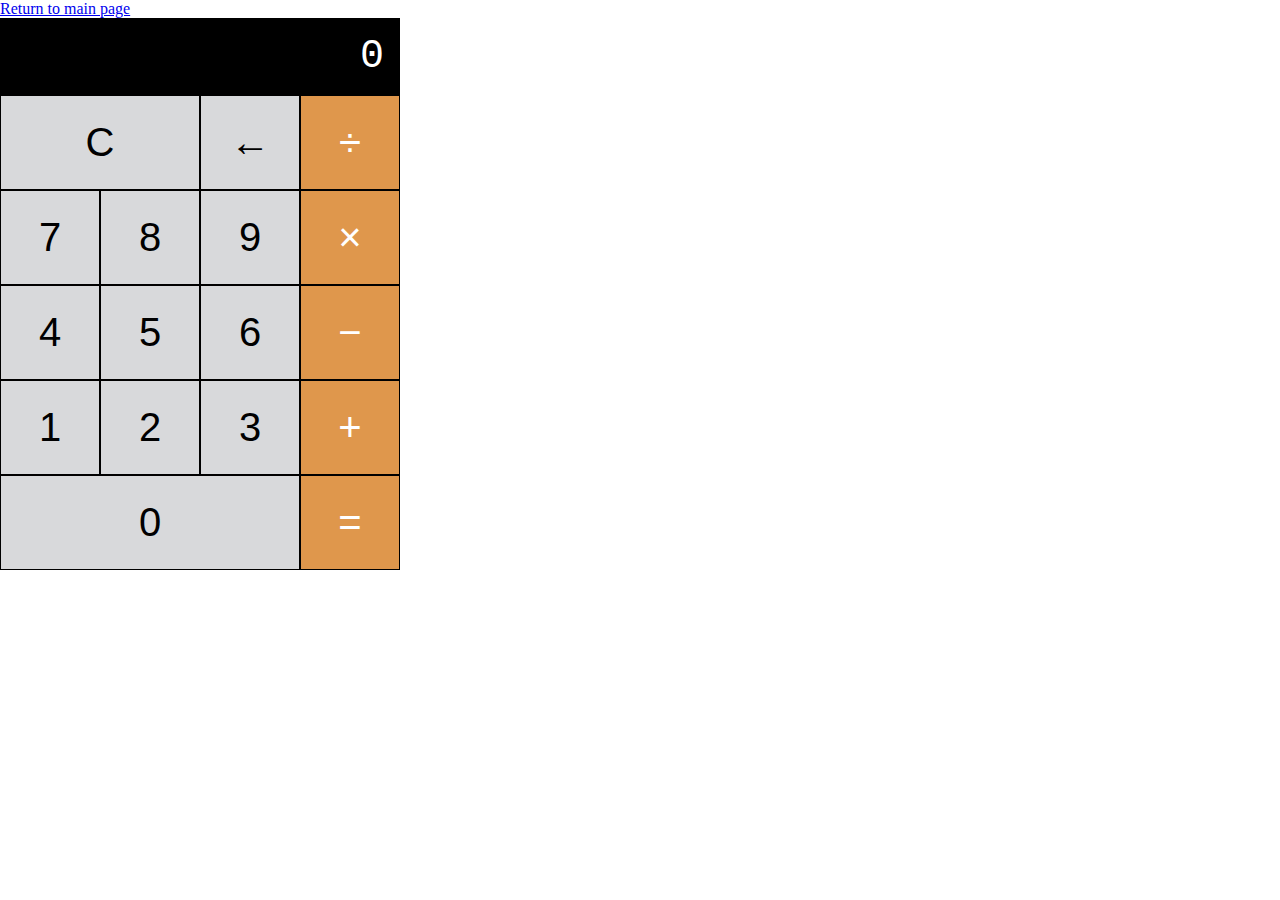
<file: calculator.html>
<!DOCTYPE html>
<html lang="en">
<head>
    <meta charset="UTF-8">
    <title>Calculator</title>
    <link rel="stylesheet" href="css/calculator.css">
</head>
<body>
    <nav><a href="index.html">Return to main page</a></nav>
    <div class="wrapper">
        <section class="screen">0
        </section>
    
        <section class="calc-buttons">
            <div class="row">
                <button class="button double-wide">C</button>
                <button class="button">&larr;</button>
                <button class="button function">&divide;</button>
            </div>
            <div class="row">
                <button class="button">7</button>
                <button class="button">8</button>
                <button class="button">9</button>
                <button class="button function">&times;</button>
            </div>
            <div class="row">
                <button class="button">4</button>
                <button class="button">5</button>
                <button class="button">6</button>
                <button class="button function">&minus;</button>
            </div>
            <div class="row">
                <button class="button">1</button>
                <button class="button">2</button>
                <button class="button">3</button>
                <button class="button function">&plus;</button>
            </div>
            <div class="row">
                <button class="button triple-wide">0</button>
                <button class="button function">&equals;</button>
            </div>
        </section>
    </div>
    <script src="./js/calculator.js"></script>
</body>
</html>
</file>
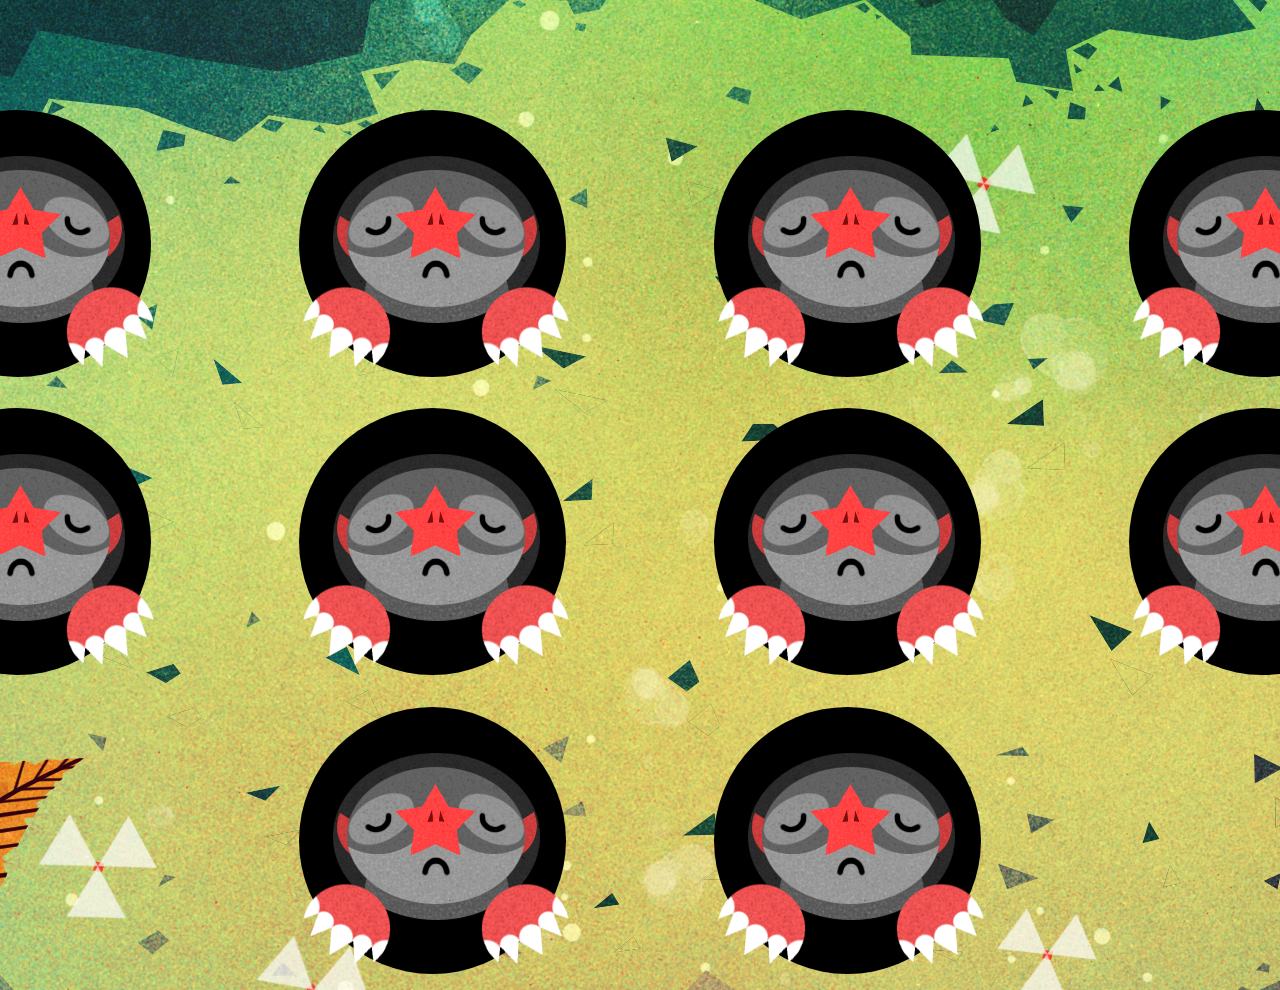
<file: mole.html>
<!DOCTYPE html>
<html lang="en">
<head>
    <meta charset="UTF-8">
    <meta http-equiv="X-UA-Compatible" content="IE=edge">
    <meta name="viewport" content="width=device-width, initial-scale=1.0">
    <title>Feed-a-Mole</title>
    <link rel="stylesheet" href="./css/mole.css">
</head>
<body>
    <section class="bg">
        <div class="worm-box">
            <div class="worm-container">
                <img class="worm" src="./img/worm.png" alt="Worm score meter">
            </div>
        </div>
        <div class="hole-container">
            <div class="hole" id="hole-0"><img src="./img/mole-sad.png" alt="mole-hungry" class="mole" data-index="0"></div>
        </div>
        <div class="hole-container">
            <div class="hole" id="hole-1"><img src="./img/mole-sad.png" alt="mole-hungry" class="mole" data-index="1"></div>
        </div>
        <div class="hole-container">
            <div class="hole" id="hole-2"><img src="./img/mole-sad.png" alt="mole-hungry" class="mole" data-index="2"></div>
        </div>
        <div class="hole-container">
            <div class="hole" id="hole-3"><img src="./img/mole-sad.png" alt="mole-hungry" class="mole" data-index="3"></div>
        </div>
        <div class="hole-container">
            <div class="hole" id="hole-4"><img src="./img/mole-sad.png" alt="mole-hungry" class="mole" data-index="4"></div>
        </div>
        <div class="hole-container">
            <div class="hole" id="hole-5"><img src="./img/mole-sad.png" alt="mole-hungry" class="mole" data-index="5"></div>
        </div>
        <div class="hole-container">
            <div class="hole" id="hole-6"><img src="./img/mole-sad.png" alt="mole-hungry" class="mole" data-index="6"></div>
        </div>
        <div class="hole-container">
            <div class="hole" id="hole-7"><img src="./img/mole-sad.png" alt="mole-hungry" class="mole" data-index="7"></div>
        </div>
        <div class="hole-container">
            <div class="hole" id="hole-8"><img src="./img/mole-sad.png" alt="mole-hungry" class="mole" data-index="8"></div>
        </div>
        <div class="hole-container">
            <div class="hole"  id="hole-9"><img src="./img/mole-sad.png" alt="mole-hungry" class="mole" data-index="9"></div>
        </div>
    </section>
    <img class="win hide" src="./img/win.png" alt="You've won!">
    <script src="./js/mole.js"></script>
</body>
</html>
</file>
<file: css/calculator.css>
html {
    box-sizing: border-box;
}
*, *:before, *:after {
    box-sizing: inherit;
}
body {
  padding: 0;
  margin: 0;
}
.wrapper {
    width: 400px;
}
.screen {
    display: block;
    background-color: #000000;
    color: white;
    text-align: right;
    padding: 1rem;
    font-family: 'Courier New', Courier, monospace;
    font-size: 2.5rem;
}
.row {
    background-color: blue;
    display: flex;
    flex-flow: row nowrap;
}
.button {
    flex-basis: 25%;
    background-color: #d8d9db;
    border: 1px solid black;
    text-align: center;
    padding: 1.5rem;
    font-family: Arial, Helvetica, sans-serif;
    font-size: 2.5rem;
}
.button:hover {
    background-color: #ebebeb;
}
.button:active {
    background-color: #bbbcbe;
}
.function {
    background-color: #df974c;
    color: white;
}
.function:hover {
    background-color: #dfb07e;
}
.function:active {
    background-color: #dd8d37;
}
.double-wide {
    flex-basis: 50%;
}
.triple-wide {
    flex-basis: 75%;
}
p {
    margin: 0;
    /*border: 1px solid red;*/
}
/* black: #000000
white: #ffffff
light grey: #d8d9db
buttons on hover: #ebebeb
button active state: #bbbcbe
function buttons: #df974c
function buttons on hover: #dfb07e
function button active state: #dd8d37 */

/*
Create a wrapper with a width of 400px to set up the calculator.
Determine how many rows and columns we need.
Identify elements that occupy more than one column.
Determine the HTML tags required to code rows and cells.
Code a single row of 4 elements to start with and see if you can get that working.
Now add the other rows of 4 elements.
Finally, add the rows where there are fewer than 4 elements. What do you need to adjust to get these to work?
Once your layout is mostly working, add the colors and make it pretty.*/
</file>
<file: css/mole.css>
body {
    background-color: #c0c86d;
    cursor: url("../img/cursor.png"), default;
    display: flex;
    justify-content: center;
    align-items: center;
    padding: 0;
    margin: 0;
    height: 100vh;
}

.bg {
    background-image: url('../img/background.png');
    background-repeat: no-repeat;
    width: 1920px;
    height: 1080px;
    display: flex;
    flex-wrap: wrap;
    justify-content: center;
    align-items: center;
}

.worm {
    width: 1660px;
}

.worm-container {
    width: 5%;
    overflow: hidden;
    transition: width 0.5s ease-in-out;
}

.worm-box {
    width: 1660px;
}

.hole {
    /* display: inline-block; */
    width: 267px;
    height: 267px;
    background-color: black;
    border-radius: 50%;
    /* margin: 1rem 4rem; */
}

.hole-container {
    width: 25%;
    display: flex;
    justify-content: center;
    align-items: center;
}

.mole {
    position: relative;
    right: 30px;
}

.hungry {
    cursor: url("../img/cursor-worm.png"), default;
}

.hide {
    display: none;
}
</file>
